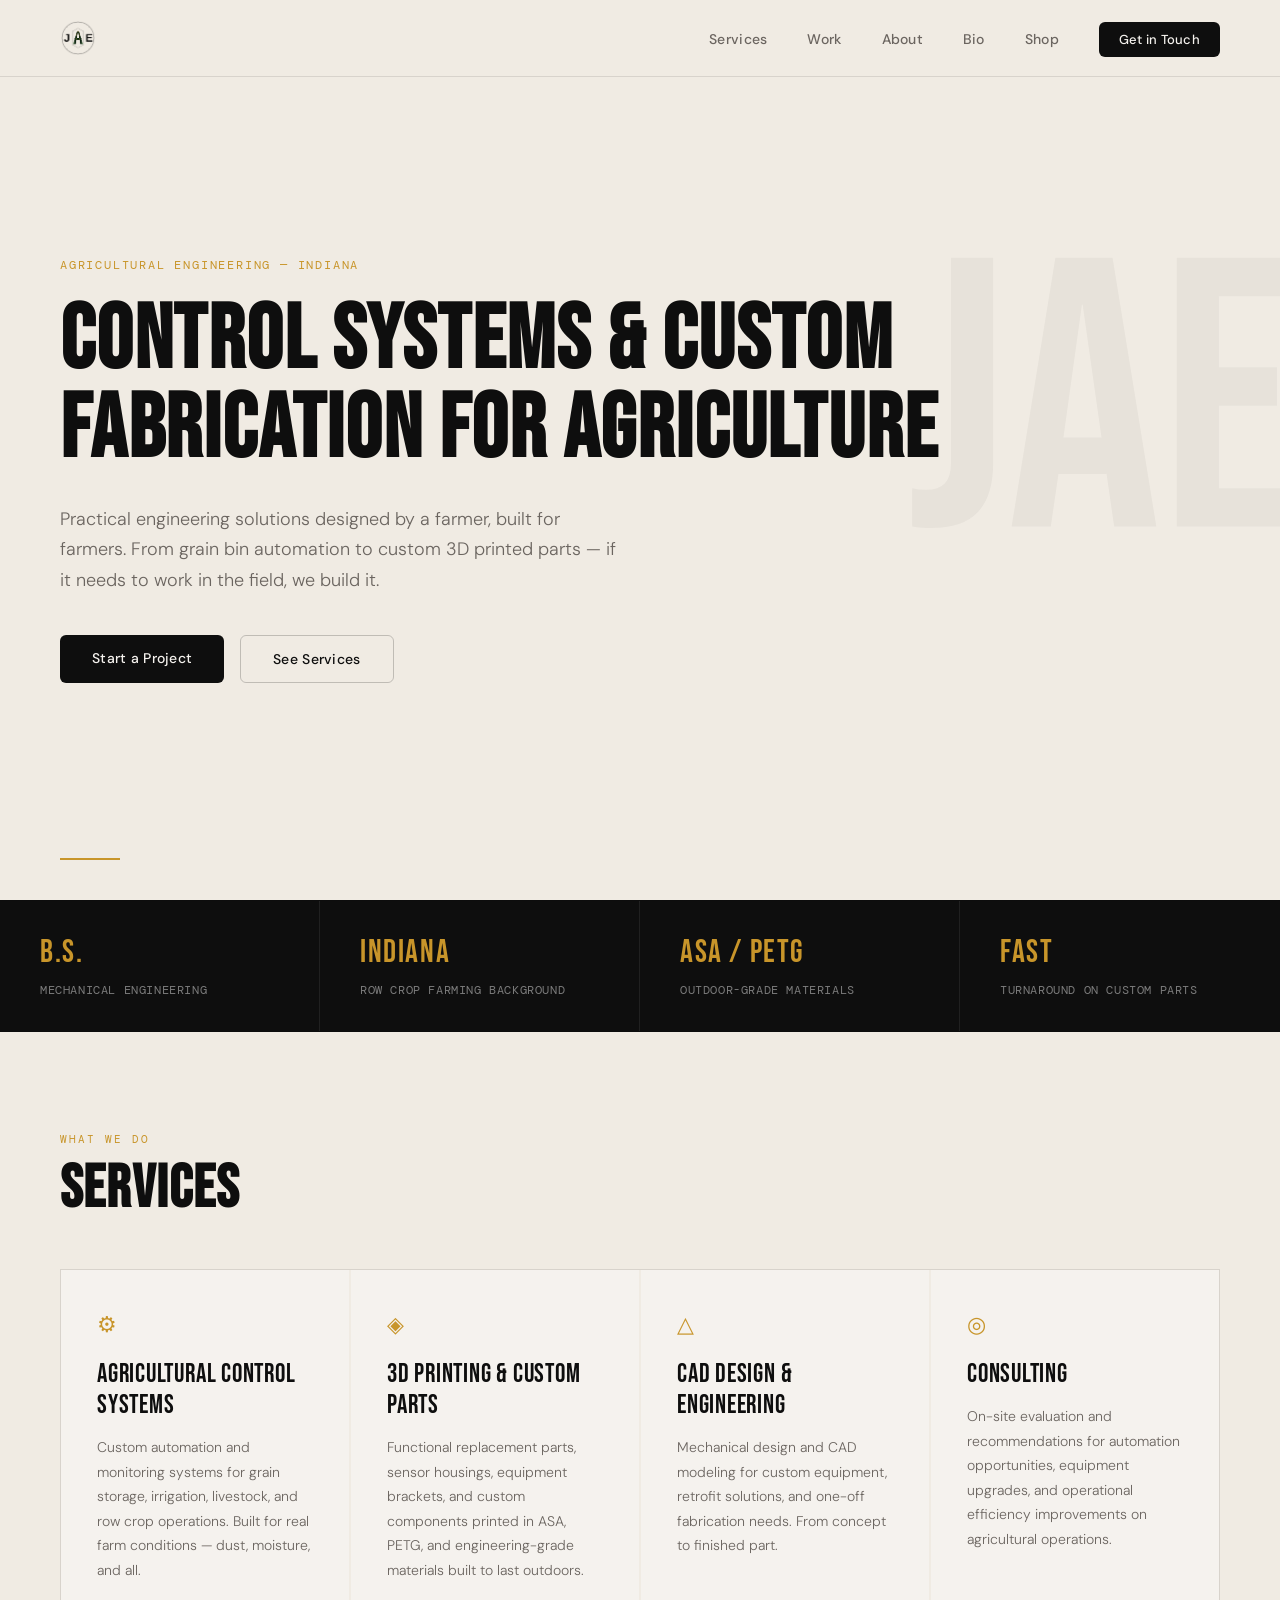
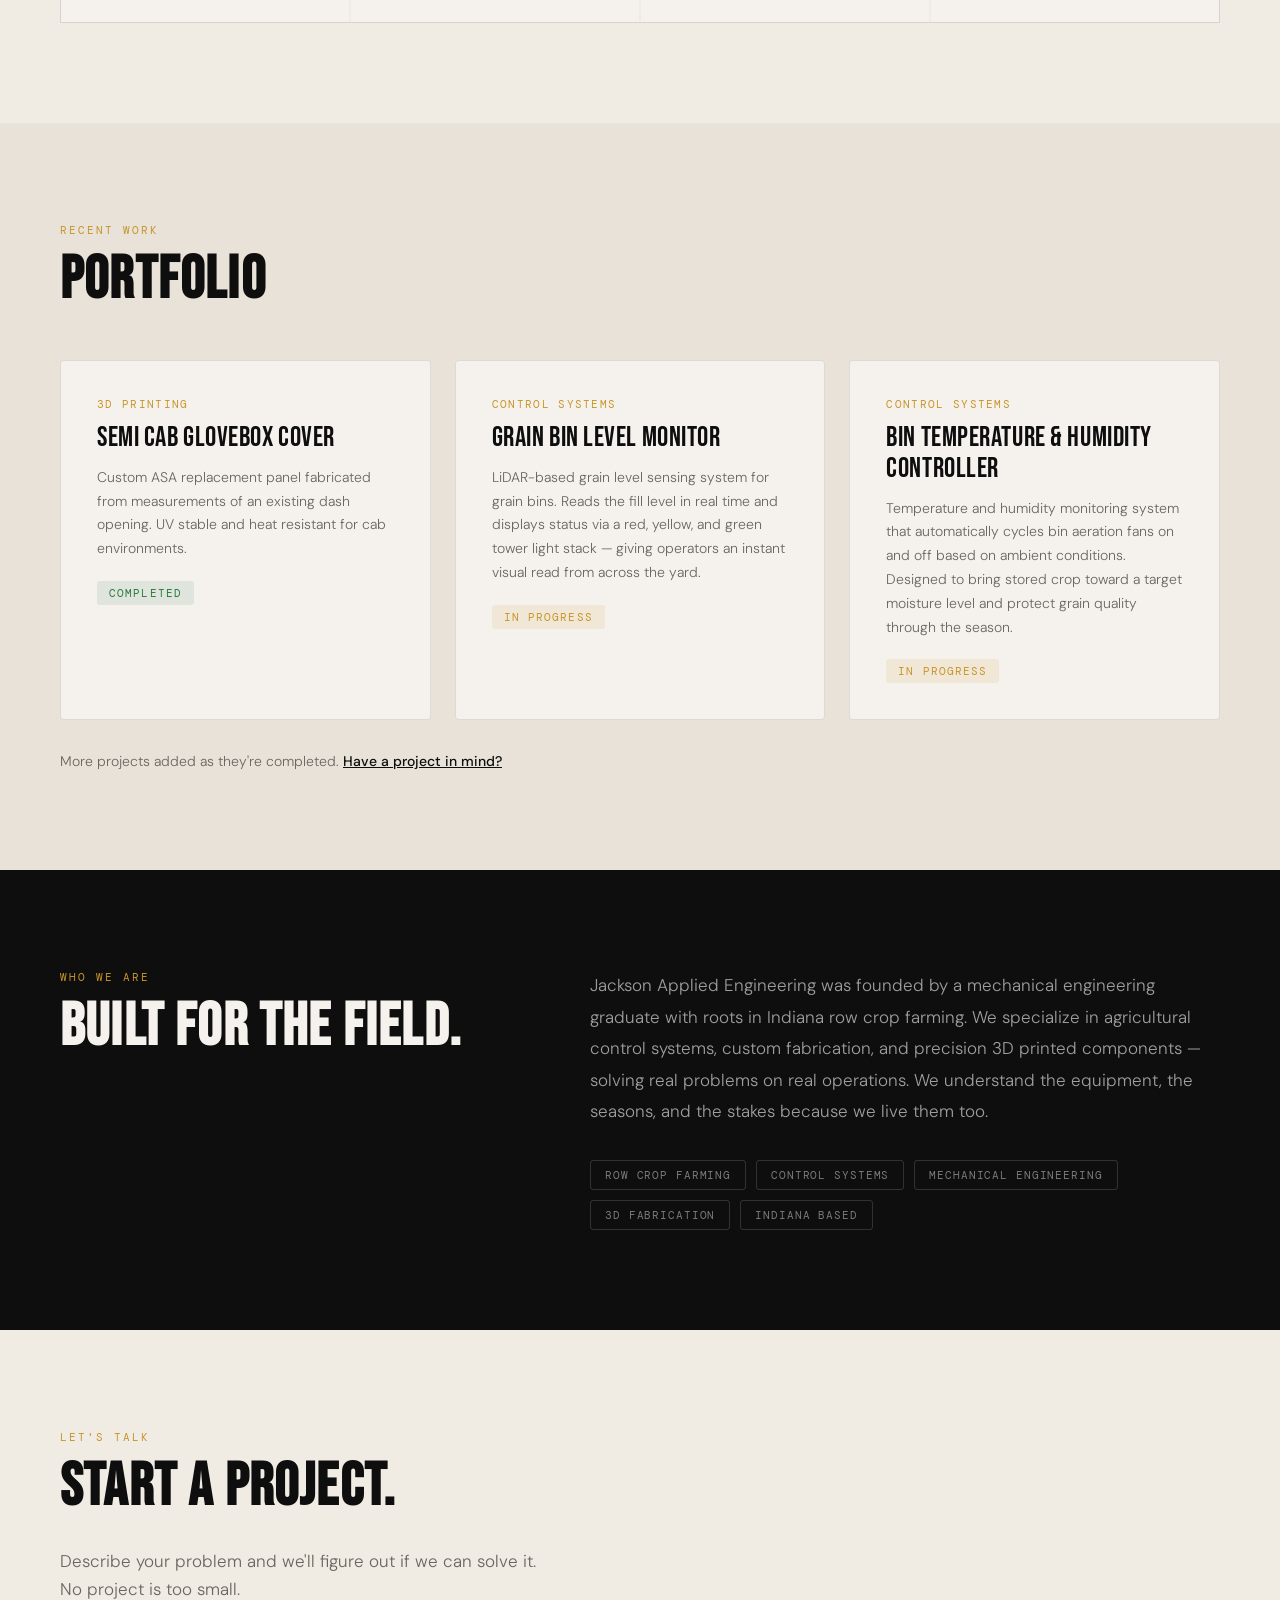
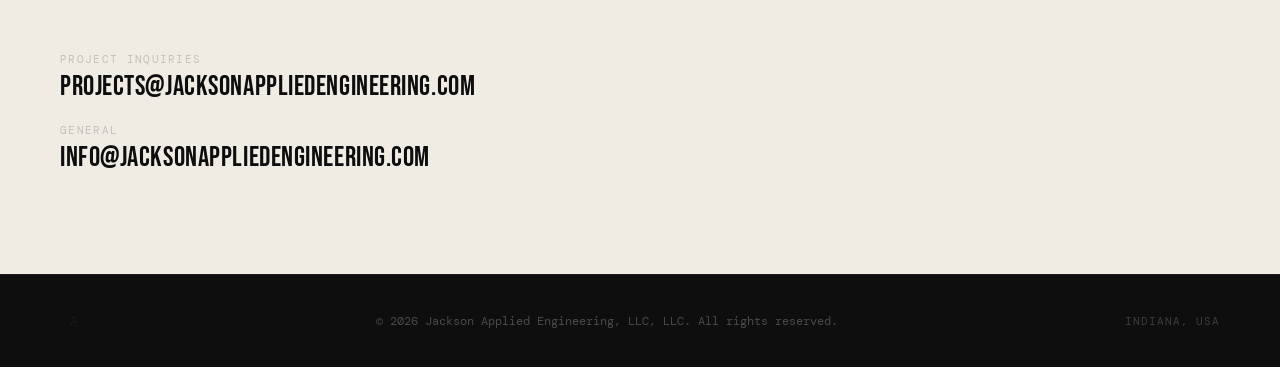
<file: index.html>
<!DOCTYPE html>
<html lang="en">
<head>
  <meta charset="UTF-8">
  <meta name="viewport" content="width=device-width, initial-scale=1.0">
  <title>Jackson Applied Engineering, LLC</title>
  <meta name="description" content="Agricultural control systems, custom 3D printed parts, and mechanical engineering consulting in Indiana.">
  <link rel="stylesheet" href="./style.css">
  <link rel="preconnect" href="https://fonts.googleapis.com">
  <link href="https://fonts.googleapis.com/css2?family=Bebas+Neue&family=DM+Sans:wght@300;400;500&family=DM+Mono:wght@400;500&display=swap" rel="stylesheet">
</head>
<body>
  <header class="nav" id="nav">
    <a href="#home" class="logo">
      <img src="JAE_logo.png" alt="Jackson Applied Engineering, LLC" style="height:36px;width:auto;display:block;border-radius:50%;">
    </a>
    <nav class="nav-links" id="nav-links">
      <a href="#services">Services</a>
      <a href="#portfolio">Work</a>
      <a href="#about">About</a>
      <a href="/bio.html">Bio</a>
      <a href="/shop.html">Shop</a>
      <a href="#contact" class="nav-cta">Get in Touch</a>
    </nav>
    <button class="hamburger" id="hamburger" aria-label="Menu">
      <span></span><span></span><span></span>
    </button>
  </header>
  <section class="hero" id="home">
    <div class="hero-eyebrow" id="hero-eyebrow">Agricultural Engineering — Indiana</div>
    <h1 class="hero-title" id="hero-title"></h1>
    <p class="hero-sub" id="hero-subtitle"></p>
    <div class="hero-actions">
      <a href="#contact" class="btn-primary">Start a Project</a>
      <a href="#services" class="btn-ghost">See Services</a>
    </div>
    <div class="hero-rule"></div>
  </section>
  <section class="stats-bar" id="stats-bar"></section>
  <section class="services" id="services">
    <div class="section-label">What we do</div>
    <h2 class="section-title">Services</h2>
    <div class="services-grid" id="services-container"></div>
  </section>
  <section class="portfolio" id="portfolio">
    <div class="section-label">Recent work</div>
    <h2 class="section-title">Portfolio</h2>
    <div class="portfolio-grid" id="portfolio-container"></div>
    <p class="portfolio-note">More projects added as they're completed. <a href="#contact">Have a project in mind?</a></p>
  </section>
  <section class="about" id="about">
    <div class="about-inner">
      <div class="about-left">
        <div class="section-label">Who we are</div>
        <h2 class="section-title">Built for the field.</h2>
      </div>
      <div class="about-right">
        <p id="about-text"></p>
        <div class="about-tags" id="about-tags">
          <span>Row crop farming</span>
          <span>Control systems</span>
          <span>Mechanical engineering</span>
          <span>3D fabrication</span>
          <span>Indiana based</span>
        </div>
      </div>
    </div>
  </section>
  <section class="contact" id="contact">
    <div class="contact-inner">
      <div class="section-label">Let's talk</div>
      <h2 class="section-title">Start a project.</h2>
      <p class="contact-sub">Describe your problem and we'll figure out if we can solve it. No project is too small.</p>
      <div class="contact-emails" id="contact-email"></div>
    </div>
  </section>
  <footer>
    <div class="footer-inner">
      <img src="JAE_logo.png" alt="Jackson Applied Engineering, LLC" style="height:28px;width:auto;display:block;border-radius:50%;opacity:0.4;">
      <p id="footer-text"></p>
      <span class="footer-loc">Indiana, USA</span>
    </div>
  </footer>
  <script src="./config.js"></script>
  <script src="./script.js"></script>
</body>
</html>
</file>
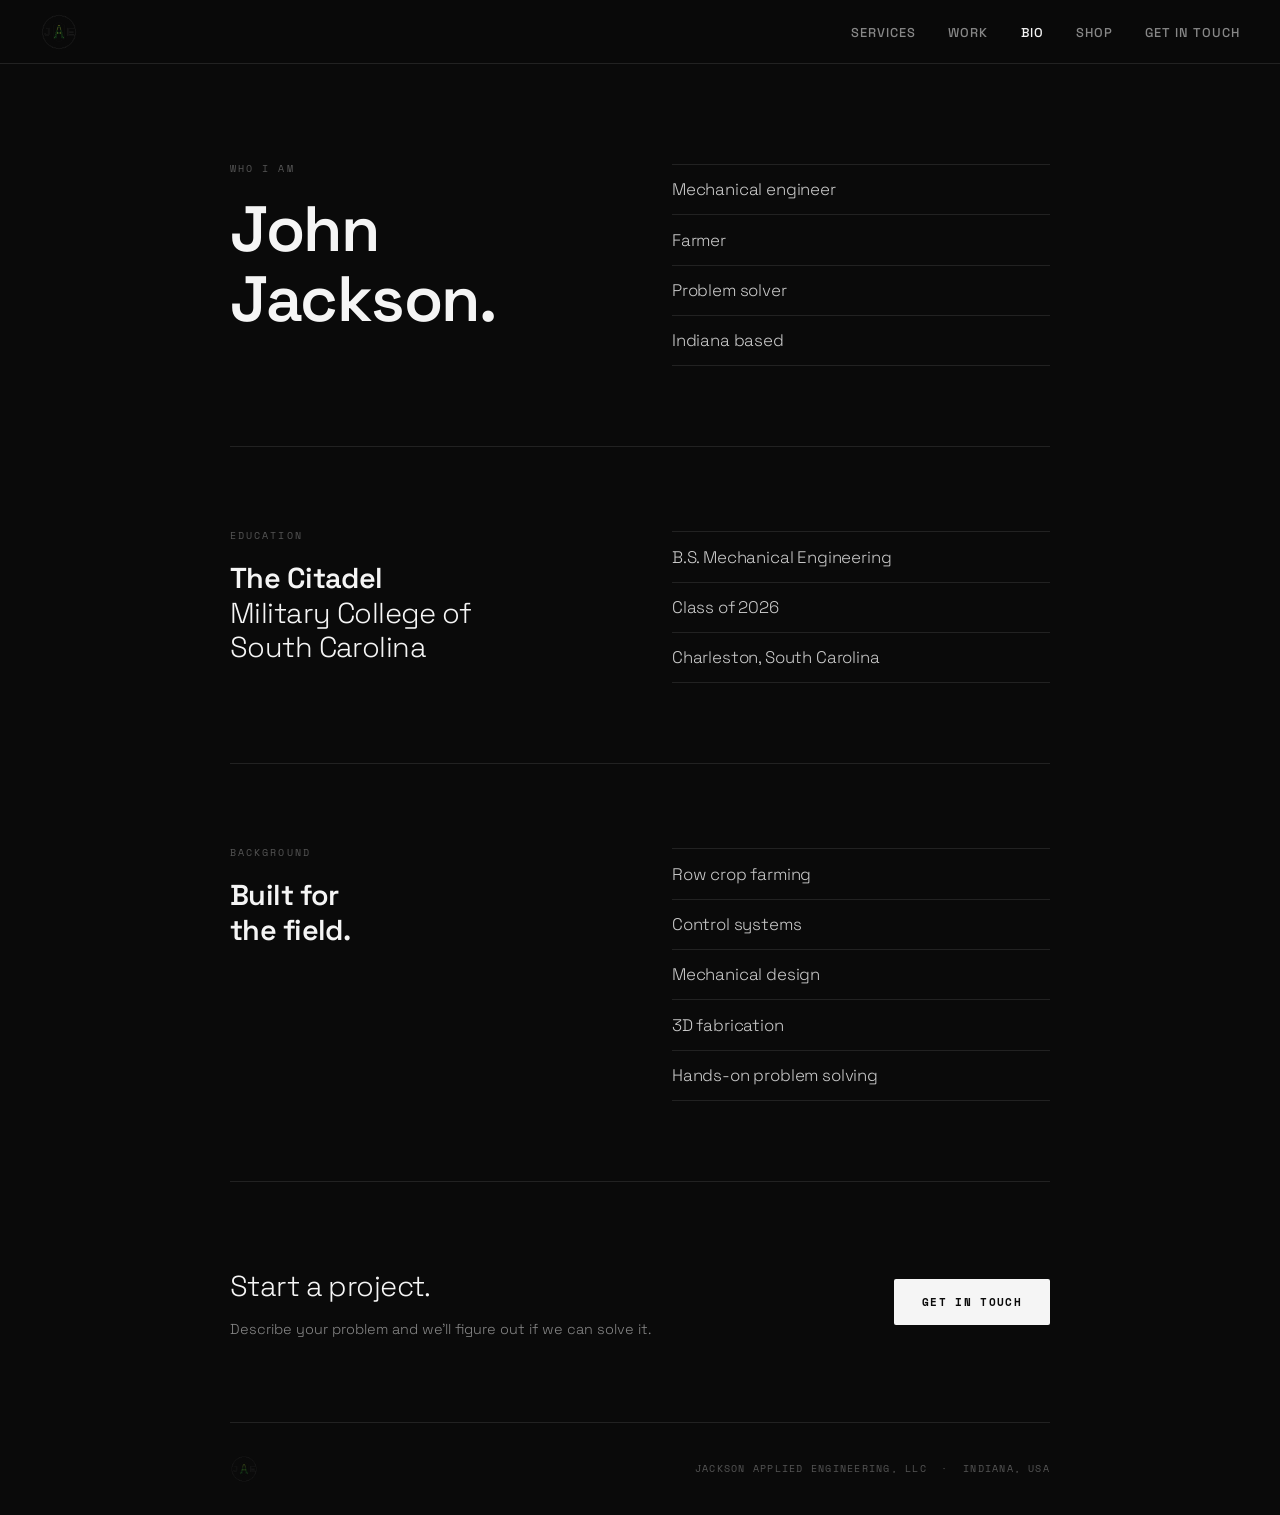
<file: bio.html>
<!DOCTYPE html>
<html lang="en">
<head>
  <meta charset="UTF-8" />
  <meta name="viewport" content="width=device-width, initial-scale=1.0" />
  <title>Bio — Jackson Applied Engineering</title>
  <link rel="preconnect" href="https://fonts.googleapis.com" />
  <link rel="preconnect" href="https://fonts.gstatic.com" crossorigin />
  <link href="https://fonts.googleapis.com/css2?family=Space+Grotesk:wght@300;400;500;600&family=Space+Mono:wght@400;700&display=swap" rel="stylesheet" />
  <style>
    *, *::before, *::after { box-sizing: border-box; margin: 0; padding: 0; }

    :root {
      --black:    #0a0a0a;
      --offblack: #111111;
      --panel:    #161616;
      --border:   #222222;
      --muted:    #555555;
      --mid:      #888888;
      --light:    #cccccc;
      --white:    #f5f5f5;
      --accent:   #c8a96e;
    }

    html { scroll-behavior: smooth; }

    body {
      background: var(--black);
      color: var(--white);
      font-family: 'Space Grotesk', sans-serif;
      font-size: 16px;
      line-height: 1.7;
      -webkit-font-smoothing: antialiased;
    }

    nav {
      position: fixed;
      top: 0; left: 0; right: 0;
      z-index: 100;
      display: flex;
      align-items: center;
      justify-content: space-between;
      padding: 0 2.5rem;
      height: 64px;
      background: rgba(10,10,10,0.92);
      backdrop-filter: blur(8px);
      border-bottom: 1px solid var(--border);
    }

    .nav-logo {
      font-family: 'Space Mono', monospace;
      font-size: 1rem;
      font-weight: 700;
      color: var(--white);
      text-decoration: none;
      letter-spacing: 0.05em;
    }

    .nav-links {
      display: flex;
      gap: 2rem;
      list-style: none;
    }

    .nav-links a {
      font-size: 0.8rem;
      font-weight: 500;
      color: var(--mid);
      text-decoration: none;
      letter-spacing: 0.08em;
      text-transform: uppercase;
      transition: color 0.2s;
    }

    .nav-links a:hover,
    .nav-links a.active { color: var(--white); }

    .page {
      max-width: 900px;
      margin: 0 auto;
      padding: 0 2.5rem;
    }

    .hero {
      padding-top: 160px;
      padding-bottom: 80px;
      display: grid;
      grid-template-columns: 1fr 1fr;
      gap: 4rem;
      align-items: start;
    }

    .section-label {
      font-family: 'Space Mono', monospace;
      font-size: 0.65rem;
      letter-spacing: 0.2em;
      text-transform: uppercase;
      color: var(--muted);
      margin-bottom: 1rem;
    }

    .hero-title {
      font-size: clamp(2.4rem, 5vw, 4rem);
      font-weight: 300;
      line-height: 1.1;
      letter-spacing: -0.02em;
      color: var(--white);
    }

    .hero-title strong { font-weight: 600; }

    .keyword-list {
      list-style: none;
      margin-top: 0.25rem;
    }

    .keyword-list li {
      font-size: 1.05rem;
      font-weight: 300;
      color: var(--light);
      padding: 0.65rem 0;
      border-bottom: 1px solid var(--border);
      letter-spacing: -0.01em;
      transition: color 0.2s;
    }

    .keyword-list li:first-child { border-top: 1px solid var(--border); }
    .keyword-list li:hover { color: var(--white); }

    .section {
      border-top: 1px solid var(--border);
      padding: 80px 0;
      display: grid;
      grid-template-columns: 1fr 1fr;
      gap: 4rem;
      align-items: start;
    }

    .section-heading {
      font-size: 1.8rem;
      font-weight: 300;
      color: var(--white);
      letter-spacing: -0.02em;
      line-height: 1.2;
    }

    .section-heading strong {
      font-weight: 600;
      display: block;
    }

    .cta {
      border-top: 1px solid var(--border);
      padding: 80px 0;
      display: flex;
      align-items: center;
      justify-content: space-between;
      gap: 2rem;
      flex-wrap: wrap;
    }

    .cta h2 {
      font-size: 1.8rem;
      font-weight: 300;
      color: var(--white);
      letter-spacing: -0.02em;
      margin-bottom: 0.4rem;
    }

    .cta p {
      font-size: 0.9rem;
      color: var(--mid);
      font-weight: 300;
    }

    .btn {
      display: inline-block;
      font-family: 'Space Mono', monospace;
      font-size: 0.7rem;
      letter-spacing: 0.12em;
      text-transform: uppercase;
      color: var(--black);
      background: var(--white);
      padding: 0.85rem 1.75rem;
      text-decoration: none;
      border-radius: 2px;
      font-weight: 700;
      transition: background 0.2s;
      white-space: nowrap;
    }

    .btn:hover { background: var(--accent); }

    footer {
      border-top: 1px solid var(--border);
      padding: 2rem 0;
      display: flex;
      align-items: center;
      justify-content: space-between;
    }

    footer span {
      font-family: 'Space Mono', monospace;
      font-size: 0.65rem;
      letter-spacing: 0.12em;
      text-transform: uppercase;
      color: var(--muted);
    }

    .fade-in {
      opacity: 0;
      transform: translateY(16px);
      transition: opacity 0.6s ease, transform 0.6s ease;
    }
    .fade-in.visible { opacity: 1; transform: none; }

    @media (max-width: 680px) {
      nav { padding: 0 1.25rem; }
      .nav-links { gap: 1.25rem; }
      .page { padding: 0 1.25rem; }
      .hero { grid-template-columns: 1fr; gap: 2.5rem; padding-top: 120px; }
      .section { grid-template-columns: 1fr; gap: 2rem; }
      .cta { flex-direction: column; align-items: flex-start; }
    }
  </style>
</head>
<body>

  <nav>
    <a href="https://www.jacksonappliedengineering.com" class="nav-logo"><img src="JAE_logo.png" alt="Jackson Applied Engineering, LLC" style="height:38px;width:auto;display:block;border-radius:50%;"></a>
    <ul class="nav-links">
      <li><a href="https://www.jacksonappliedengineering.com/#services">Services</a></li>
      <li><a href="https://www.jacksonappliedengineering.com/#portfolio">Work</a></li>
      <li><a href="bio.html" class="active">Bio</a></li>
      <li><a href="shop.html">Shop</a></li>
      <li><a href="https://www.jacksonappliedengineering.com/#contact">Get in Touch</a></li>
    </ul>
  </nav>

  <div class="page">

    <!-- HERO -->
    <div class="hero">
      <div class="fade-in">
        <p class="section-label">Who I am</p>
        <h1 class="hero-title"><strong>John<br>Jackson.</strong></h1>
      </div>
      <div class="fade-in" style="transition-delay:0.15s">
        <ul class="keyword-list">
          <li>Mechanical engineer</li>
          <li>Farmer</li>
          <li>Problem solver</li>
          <li>Indiana based</li>
        </ul>
      </div>
    </div>

    <!-- EDUCATION -->
    <div class="section">
      <div class="fade-in">
        <p class="section-label">Education</p>
        <h2 class="section-heading">
          <strong>The Citadel</strong>
          Military College of<br>South Carolina
        </h2>
      </div>
      <div class="fade-in" style="transition-delay:0.15s">
        <ul class="keyword-list">
          <li>B.S. Mechanical Engineering</li>
          <li>Class of 2026</li>
          <li>Charleston, South Carolina</li>
        </ul>
      </div>
    </div>

    <!-- BACKGROUND -->
    <div class="section">
      <div class="fade-in">
        <p class="section-label">Background</p>
        <h2 class="section-heading">
          <strong>Built for<br>the field.</strong>
        </h2>
      </div>
      <div class="fade-in" style="transition-delay:0.15s">
        <ul class="keyword-list">
          <li>Row crop farming</li>
          <li>Control systems</li>
          <li>Mechanical design</li>
          <li>3D fabrication</li>
          <li>Hands-on problem solving</li>
        </ul>
      </div>
    </div>

    <!-- CTA -->
    <div class="cta">
      <div class="fade-in">
        <h2>Start a project.</h2>
        <p>Describe your problem and we'll figure out if we can solve it.</p>
      </div>
      <a href="https://www.jacksonappliedengineering.com/#contact" class="btn fade-in" style="transition-delay:0.1s">Get in Touch</a>
    </div>

    <footer>
      <img src="JAE_logo.png" alt="Jackson Applied Engineering, LLC" style="height:28px;width:auto;border-radius:50%;">
      <span>Jackson Applied Engineering, LLC &nbsp;·&nbsp; Indiana, USA</span>
    </footer>

  </div>

  <script>
    const observer = new IntersectionObserver((entries) => {
      entries.forEach(e => { if (e.isIntersecting) e.target.classList.add('visible'); });
    }, { threshold: 0.15 });
    document.querySelectorAll('.fade-in').forEach(el => observer.observe(el));
  </script>

</body>
</html>
</file>
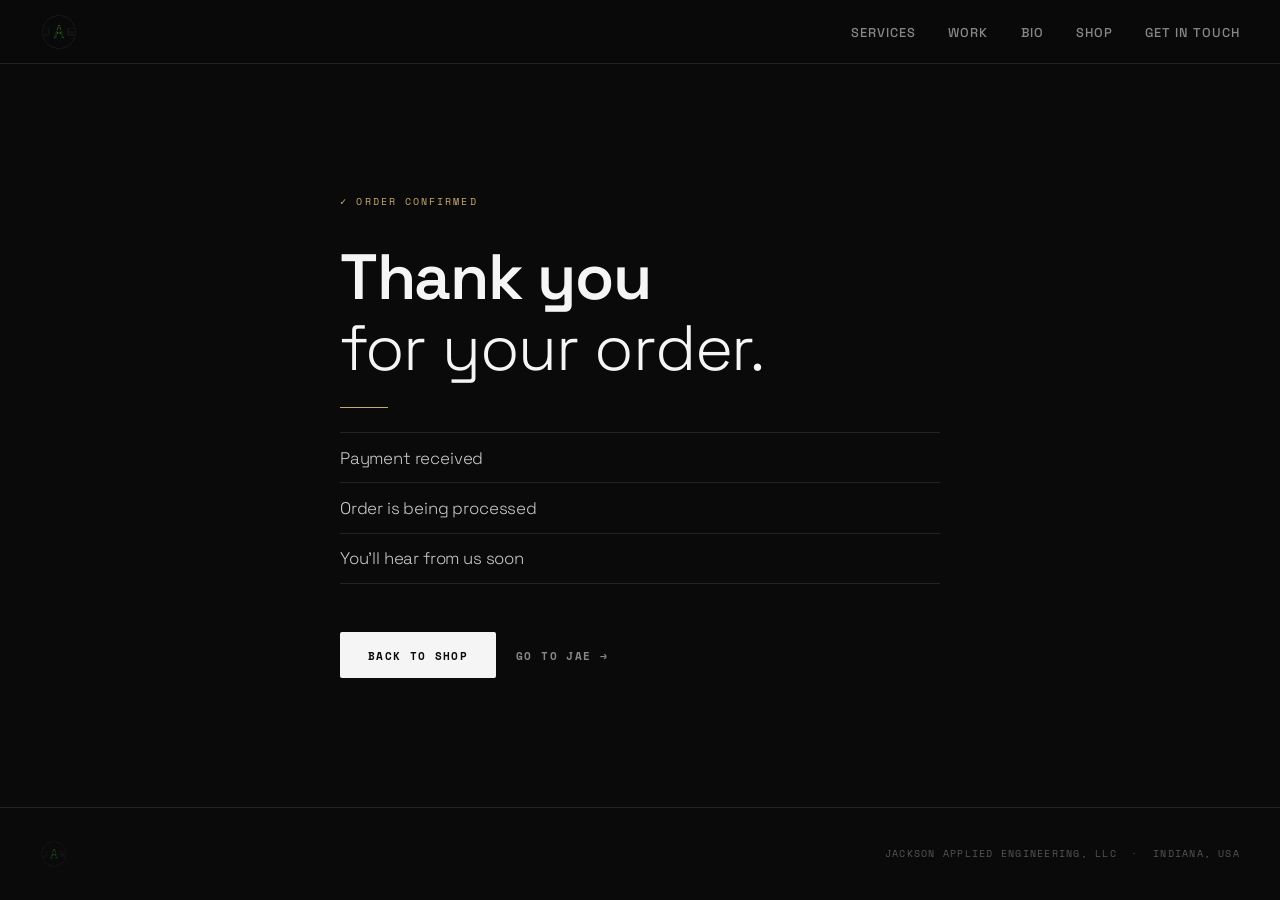
<file: thankyou.html>
<!DOCTYPE html>
<html lang="en">
<head>
  <meta charset="UTF-8" />
  <meta name="viewport" content="width=device-width, initial-scale=1.0" />
  <title>Thank You — Jackson Applied Engineering</title>
  <link rel="preconnect" href="https://fonts.googleapis.com" />
  <link rel="preconnect" href="https://fonts.gstatic.com" crossorigin />
  <link href="https://fonts.googleapis.com/css2?family=Space+Grotesk:wght@300;400;500;600&family=Space+Mono:wght@400;700&display=swap" rel="stylesheet" />
  <style>
    *, *::before, *::after { box-sizing: border-box; margin: 0; padding: 0; }

    :root {
      --black:    #0a0a0a;
      --offblack: #111111;
      --border:   #222222;
      --muted:    #555555;
      --mid:      #888888;
      --light:    #cccccc;
      --white:    #f5f5f5;
      --accent:   #c8a96e;
    }

    html, body { height: 100%; }

    body {
      background: var(--black);
      color: var(--white);
      font-family: 'Space Grotesk', sans-serif;
      font-size: 16px;
      line-height: 1.7;
      -webkit-font-smoothing: antialiased;
      display: flex;
      flex-direction: column;
    }

    /* ── NAV ── */
    nav {
      position: fixed;
      top: 0; left: 0; right: 0;
      z-index: 100;
      display: flex;
      align-items: center;
      justify-content: space-between;
      padding: 0 2.5rem;
      height: 64px;
      background: rgba(10,10,10,0.92);
      backdrop-filter: blur(8px);
      border-bottom: 1px solid var(--border);
    }

    .nav-logo {
      font-family: 'Space Mono', monospace;
      font-size: 1rem;
      font-weight: 700;
      color: var(--white);
      text-decoration: none;
      letter-spacing: 0.05em;
    }

    .nav-links {
      display: flex;
      gap: 2rem;
      list-style: none;
    }

    .nav-links a {
      font-size: 0.8rem;
      font-weight: 500;
      color: var(--mid);
      text-decoration: none;
      letter-spacing: 0.08em;
      text-transform: uppercase;
      transition: color 0.2s;
    }

    .nav-links a:hover { color: var(--white); }

    /* ── MAIN ── */
    main {
      flex: 1;
      display: flex;
      align-items: center;
      justify-content: center;
      padding: 64px 2.5rem 0;
    }

    .content {
      max-width: 600px;
      width: 100%;
    }

    .check {
      font-family: 'Space Mono', monospace;
      font-size: 0.65rem;
      letter-spacing: 0.2em;
      text-transform: uppercase;
      color: var(--accent);
      margin-bottom: 2rem;
      opacity: 0;
      animation: fadeUp 0.6s ease forwards;
    }

    .check::before {
      content: '✓  ';
    }

    h1 {
      font-size: clamp(2.4rem, 5vw, 4rem);
      font-weight: 300;
      line-height: 1.1;
      letter-spacing: -0.02em;
      color: var(--white);
      margin-bottom: 1.5rem;
      opacity: 0;
      animation: fadeUp 0.6s ease 0.1s forwards;
    }

    h1 strong { font-weight: 600; }

    .divider {
      width: 48px;
      height: 1px;
      background: var(--accent);
      margin-bottom: 1.5rem;
      opacity: 0;
      animation: fadeUp 0.6s ease 0.2s forwards;
    }

    .keyword-list {
      list-style: none;
      margin-bottom: 3rem;
      opacity: 0;
      animation: fadeUp 0.6s ease 0.3s forwards;
    }

    .keyword-list li {
      font-size: 1.05rem;
      font-weight: 300;
      color: var(--light);
      padding: 0.65rem 0;
      border-bottom: 1px solid var(--border);
      letter-spacing: -0.01em;
    }

    .keyword-list li:first-child { border-top: 1px solid var(--border); }

    .btn-wrap {
      opacity: 0;
      animation: fadeUp 0.6s ease 0.4s forwards;
    }

    .btn {
      display: inline-block;
      font-family: 'Space Mono', monospace;
      font-size: 0.7rem;
      letter-spacing: 0.12em;
      text-transform: uppercase;
      color: var(--black);
      background: var(--white);
      padding: 0.85rem 1.75rem;
      text-decoration: none;
      border-radius: 2px;
      font-weight: 700;
      transition: background 0.2s;
      margin-right: 1rem;
    }

    .btn:hover { background: var(--accent); }

    .btn-ghost {
      display: inline-block;
      font-family: 'Space Mono', monospace;
      font-size: 0.7rem;
      letter-spacing: 0.12em;
      text-transform: uppercase;
      color: var(--mid);
      padding: 0.85rem 0;
      text-decoration: none;
      border-radius: 2px;
      font-weight: 700;
      transition: color 0.2s;
    }

    .btn-ghost:hover { color: var(--white); }

    /* ── FOOTER ── */
    footer {
      border-top: 1px solid var(--border);
      padding: 2rem 2.5rem;
      display: flex;
      align-items: center;
      justify-content: space-between;
      max-width: 100%;
    }

    footer span {
      font-family: 'Space Mono', monospace;
      font-size: 0.65rem;
      letter-spacing: 0.12em;
      text-transform: uppercase;
      color: var(--muted);
    }

    @keyframes fadeUp {
      from { opacity: 0; transform: translateY(16px); }
      to   { opacity: 1; transform: none; }
    }

    @media (max-width: 680px) {
      nav { padding: 0 1.25rem; }
      .nav-links { gap: 1.25rem; }
      main { padding: 80px 1.25rem 0; }
      footer { padding: 2rem 1.25rem; }
    }
  </style>
</head>
<body>

  <!-- NAV -->
  <nav>
    <a href="https://www.jacksonappliedengineering.com" class="nav-logo"><img src="JAE_logo.png" alt="Jackson Applied Engineering, LLC" style="height:38px;width:auto;display:block;border-radius:50%;"></a>
    <ul class="nav-links">
      <li><a href="https://www.jacksonappliedengineering.com/#services">Services</a></li>
      <li><a href="https://www.jacksonappliedengineering.com/#portfolio">Work</a></li>
      <li><a href="bio.html">Bio</a></li>
      <li><a href="shop.html">Shop</a></li>
      <li><a href="https://www.jacksonappliedengineering.com/#contact">Get in Touch</a></li>
    </ul>
  </nav>

  <!-- MAIN -->
  <main>
    <div class="content">
      <p class="check">Order confirmed</p>
      <h1><strong>Thank you</strong><br>for your order.</h1>
      <div class="divider"></div>
      <ul class="keyword-list">
        <li>Payment received</li>
        <li>Order is being processed</li>
        <li>You'll hear from us soon</li>
      </ul>
      <div class="btn-wrap">
        <a href="shop.html" class="btn">Back to Shop</a>
        <a href="https://www.jacksonappliedengineering.com" class="btn-ghost">Go to JAE →</a>
      </div>
    </div>
  </main>

  <!-- FOOTER -->
  <footer>
    <img src="JAE_logo.png" alt="Jackson Applied Engineering, LLC" style="height:28px;width:auto;border-radius:50%;">
    <span>Jackson Applied Engineering, LLC &nbsp;·&nbsp; Indiana, USA</span>
  </footer>

</body>
</html>
</file>
<file: style.css>
:root {
  --black: #0e0e0e;
  --white: #f5f2ee;
  --cream: #f0ebe3;
  --gold: #c8952a;
  --gold-light: #e8b84b;
  --gray: #6b6560;
  --gray-light: #c4bfb8;
  --border: rgba(0,0,0,0.10);
  --font-display: 'Bebas Neue', sans-serif;
  --font-body: 'DM Sans', sans-serif;
  --font-mono: 'DM Mono', monospace;
}
 
*, *::before, *::after { box-sizing: border-box; margin: 0; padding: 0; }
 
html { scroll-behavior: smooth; }
 
body {
  font-family: var(--font-body);
  background: var(--cream);
  color: var(--black);
  overflow-x: hidden;
}
 
/* NAV */
.nav {
  position: fixed;
  top: 0; left: 0; right: 0;
  z-index: 100;
  display: flex;
  justify-content: space-between;
  align-items: center;
  padding: 20px 60px;
  background: var(--cream);
  border-bottom: 1px solid var(--border);
  transition: background 0.3s;
}
 
.nav.scrolled {
  background: rgba(240, 235, 227, 0.96);
  backdrop-filter: blur(8px);
}
 
.logo {
  font-family: var(--font-display);
  font-size: 28px;
  letter-spacing: 0.05em;
  color: var(--black);
  text-decoration: none;
}
 
.nav-links a {
  margin-left: 36px;
  text-decoration: none;
  color: var(--gray);
  font-size: 14px;
  font-weight: 500;
  letter-spacing: 0.02em;
  transition: color 0.2s;
}
 
.nav-links a:hover { color: var(--black); }
 
.nav-cta {
  margin-left: 36px;
  padding: 9px 20px;
  background: var(--black) !important;
  color: var(--white) !important;
  border-radius: 6px;
  font-size: 13px !important;
  font-weight: 500 !important;
  transition: background 0.2s !important;
}
 
.nav-cta:hover { background: var(--gold) !important; }
 
.hamburger {
  display: none;
  flex-direction: column;
  gap: 5px;
  background: none;
  border: none;
  cursor: pointer;
  padding: 4px;
}
 
.hamburger span {
  display: block;
  width: 24px;
  height: 2px;
  background: var(--black);
  transition: all 0.3s;
}
 
/* HERO */
.hero {
  min-height: 100vh;
  display: flex;
  flex-direction: column;
  justify-content: center;
  padding: 120px 60px 80px;
  position: relative;
  background: var(--cream);
}
 
.hero::before {
  content: 'JAE';
  position: absolute;
  right: -20px;
  top: 50%;
  transform: translateY(-60%);
  font-family: var(--font-display);
  font-size: clamp(200px, 30vw, 400px);
  color: rgba(0,0,0,0.04);
  pointer-events: none;
  line-height: 1;
  user-select: none;
}
 
.hero-eyebrow {
  font-family: var(--font-mono);
  font-size: 12px;
  letter-spacing: 0.15em;
  color: var(--gold);
  text-transform: uppercase;
  margin-bottom: 24px;
  opacity: 0;
  animation: fadeUp 0.8s 0.1s forwards;
}
 
.hero-title {
  font-family: var(--font-display);
  font-size: clamp(48px, 7vw, 96px);
  line-height: 1.0;
  letter-spacing: 0.02em;
  max-width: 900px;
  margin-bottom: 28px;
  opacity: 0;
  animation: fadeUp 0.8s 0.25s forwards;
}
 
.hero-sub {
  font-size: 18px;
  line-height: 1.7;
  color: var(--gray);
  max-width: 560px;
  margin-bottom: 40px;
  font-weight: 300;
  opacity: 0;
  animation: fadeUp 0.8s 0.4s forwards;
}
 
.hero-actions {
  display: flex;
  gap: 16px;
  flex-wrap: wrap;
  opacity: 0;
  animation: fadeUp 0.8s 0.55s forwards;
}
 
.btn-primary {
  padding: 14px 32px;
  background: var(--black);
  color: var(--white);
  text-decoration: none;
  font-size: 14px;
  font-weight: 500;
  border-radius: 6px;
  letter-spacing: 0.02em;
  transition: background 0.2s;
}
 
.btn-primary:hover { background: var(--gold); }
 
.btn-ghost {
  padding: 14px 32px;
  background: transparent;
  color: var(--black);
  text-decoration: none;
  font-size: 14px;
  font-weight: 500;
  border-radius: 6px;
  border: 1.5px solid rgba(0,0,0,0.2);
  letter-spacing: 0.02em;
  transition: border-color 0.2s, color 0.2s;
}
 
.btn-ghost:hover { border-color: var(--black); }
 
.hero-rule {
  position: absolute;
  bottom: 40px;
  left: 60px;
  width: 60px;
  height: 2px;
  background: var(--gold);
}
 
/* STATS BAR */
.stats-bar {
  display: grid;
  grid-template-columns: repeat(4, 1fr);
  border-top: 1px solid var(--border);
  border-bottom: 1px solid var(--border);
  background: var(--black);
}
 
.stat-item {
  padding: 32px 40px;
  border-right: 1px solid rgba(255,255,255,0.08);
}
 
.stat-item:last-child { border-right: none; }
 
.stat-value {
  font-family: var(--font-display);
  font-size: 32px;
  color: var(--gold);
  letter-spacing: 0.05em;
  display: block;
  margin-bottom: 6px;
}
 
.stat-label {
  font-size: 12px;
  color: rgba(255,255,255,0.45);
  font-family: var(--font-mono);
  letter-spacing: 0.05em;
  text-transform: uppercase;
}
 
/* SECTIONS */
.section-label {
  font-family: var(--font-mono);
  font-size: 11px;
  letter-spacing: 0.18em;
  text-transform: uppercase;
  color: var(--gold);
  margin-bottom: 12px;
}
 
.section-title {
  font-family: var(--font-display);
  font-size: clamp(36px, 5vw, 60px);
  letter-spacing: 0.02em;
  line-height: 1.05;
  margin-bottom: 48px;
}
 
/* SERVICES */
.services {
  padding: 100px 60px;
  background: var(--cream);
}
 
.services-grid {
  display: grid;
  grid-template-columns: repeat(auto-fit, minmax(260px, 1fr));
  gap: 2px;
  border: 1px solid var(--border);
}
 
.service-card {
  padding: 40px 36px;
  background: var(--white);
  border: none;
  transition: background 0.2s;
  position: relative;
}
 
.service-card:hover { background: var(--black); }
.service-card:hover .service-title { color: var(--white); }
.service-card:hover .service-desc { color: rgba(255,255,255,0.55); }
.service-card:hover .service-icon { color: var(--gold); }
 
.service-icon {
  font-size: 22px;
  color: var(--gold);
  display: block;
  margin-bottom: 20px;
  transition: color 0.2s;
}
 
.service-title {
  font-family: var(--font-display);
  font-size: 26px;
  letter-spacing: 0.03em;
  margin-bottom: 14px;
  color: var(--black);
  transition: color 0.2s;
}
 
.service-desc {
  font-size: 14px;
  line-height: 1.75;
  color: var(--gray);
  font-weight: 300;
  transition: color 0.2s;
}
 
/* PORTFOLIO */
.portfolio {
  padding: 100px 60px;
  background: #e8e2d9;
}
 
.portfolio-grid {
  display: grid;
  grid-template-columns: repeat(auto-fill, minmax(320px, 1fr));
  gap: 24px;
  margin-bottom: 32px;
}
 
.portfolio-card {
  background: var(--white);
  border: 1px solid var(--border);
  border-radius: 4px;
  padding: 36px;
  transition: transform 0.2s, box-shadow 0.2s;
}
 
.portfolio-card:hover {
  transform: translateY(-3px);
  box-shadow: 0 12px 32px rgba(0,0,0,0.08);
}
 
.portfolio-category {
  font-family: var(--font-mono);
  font-size: 11px;
  letter-spacing: 0.12em;
  text-transform: uppercase;
  color: var(--gold);
  margin-bottom: 12px;
  display: block;
}
 
.portfolio-title {
  font-family: var(--font-display);
  font-size: 28px;
  letter-spacing: 0.02em;
  margin-bottom: 12px;
  color: var(--black);
  line-height: 1.1;
}
 
.portfolio-desc {
  font-size: 14px;
  line-height: 1.7;
  color: var(--gray);
  font-weight: 300;
}
 
/* PORTFOLIO STATUS BADGES */
.portfolio-status {
  display: inline-block;
  margin-top: 20px;
  font-size: 11px;
  font-family: var(--font-mono);
  letter-spacing: 0.1em;
  text-transform: uppercase;
  padding: 5px 12px;
  border-radius: 3px;
}

.status-completed {
  background: rgba(34, 120, 60, 0.10);
  color: #2a7a3b;
}

.status-in-progress {
  background: rgba(200, 149, 42, 0.12);
  color: var(--gold);
}
 
.portfolio-note {
  font-size: 14px;
  color: var(--gray);
  font-weight: 300;
}
 
.portfolio-note a {
  color: var(--black);
  font-weight: 500;
}
 
/* ABOUT */
.about {
  padding: 100px 60px;
  background: var(--black);
  color: var(--white);
}
 
.about .section-label { color: var(--gold); }
.about .section-title { color: var(--white); margin-bottom: 0; }
 
.about-inner {
  display: grid;
  grid-template-columns: 1fr 1.4fr;
  gap: 80px;
  align-items: start;
}
 
.about-right p {
  font-size: 17px;
  line-height: 1.85;
  color: rgba(255,255,255,0.6);
  font-weight: 300;
  margin-bottom: 32px;
}
 
.about-tags {
  display: flex;
  flex-wrap: wrap;
  gap: 10px;
}
 
.about-tags span {
  font-family: var(--font-mono);
  font-size: 11px;
  letter-spacing: 0.08em;
  text-transform: uppercase;
  padding: 7px 14px;
  border: 1px solid rgba(255,255,255,0.15);
  color: rgba(255,255,255,0.45);
  border-radius: 3px;
}
 
/* CONTACT */
.contact {
  padding: 100px 60px;
  background: var(--cream);
}
 
.contact-sub {
  font-size: 17px;
  color: var(--gray);
  font-weight: 300;
  max-width: 480px;
  line-height: 1.7;
  margin-top: -20px;
  margin-bottom: 48px;
}
 
.contact-emails {
  display: flex;
  flex-direction: column;
  gap: 20px;
}
 
.email-block {
  display: flex;
  flex-direction: column;
  gap: 4px;
}
 
.email-label {
  font-family: var(--font-mono);
  font-size: 11px;
  letter-spacing: 0.12em;
  text-transform: uppercase;
  color: var(--gray-light);
}
 
.email-link {
  font-family: var(--font-display);
  font-size: 28px;
  letter-spacing: 0.02em;
  color: var(--black);
  text-decoration: none;
  transition: color 0.2s;
}
 
.email-link:hover { color: var(--gold); }
 
/* FOOTER */
footer {
  padding: 32px 60px;
  background: var(--black);
  border-top: 1px solid rgba(255,255,255,0.06);
}
 
.footer-inner {
  display: flex;
  justify-content: space-between;
  align-items: center;
}
 
.footer-logo {
  font-family: var(--font-display);
  font-size: 22px;
  color: rgba(255,255,255,0.3);
  letter-spacing: 0.05em;
}
 
.footer-inner p {
  font-size: 12px;
  color: rgba(255,255,255,0.25);
  font-family: var(--font-mono);
}
 
.footer-loc {
  font-family: var(--font-mono);
  font-size: 11px;
  color: rgba(255,255,255,0.2);
  letter-spacing: 0.08em;
  text-transform: uppercase;
}
 
/* ANIMATIONS */
@keyframes fadeUp {
  from { opacity: 0; transform: translateY(20px); }
  to { opacity: 1; transform: translateY(0); }
}
 
.reveal {
  opacity: 0;
  transform: translateY(24px);
  transition: opacity 0.7s ease, transform 0.7s ease;
}
 
.reveal.visible {
  opacity: 1;
  transform: translateY(0);
}
 
/* MOBILE */
@media (max-width: 900px) {
  .nav { padding: 18px 24px; }
 
  .nav-links {
    display: none;
    position: fixed;
    top: 0; left: 0; right: 0; bottom: 0;
    background: var(--cream);
    flex-direction: column;
    justify-content: center;
    align-items: center;
    gap: 32px;
    z-index: 99;
  }
 
  .nav-links.open { display: flex; }
  .nav-links a { font-size: 18px; margin-left: 0; }
  .nav-cta { margin-left: 0 !important; }
 
  .hamburger { display: flex; z-index: 101; }
 
  .hero { padding: 100px 24px 60px; }
  .hero::before { display: none; }
 
  .stats-bar { grid-template-columns: repeat(2, 1fr); }
  .stat-item { border-right: none; border-bottom: 1px solid rgba(255,255,255,0.08); }
 
  .services { padding: 60px 24px; }
  .portfolio { padding: 60px 24px; }
  .about { padding: 60px 24px; }
  .about-inner { grid-template-columns: 1fr; gap: 40px; }
  .contact { padding: 60px 24px; }
  footer { padding: 24px; }
  .footer-inner { flex-direction: column; gap: 12px; text-align: center; }
 
  .email-link { font-size: 20px; }
}
</file>
